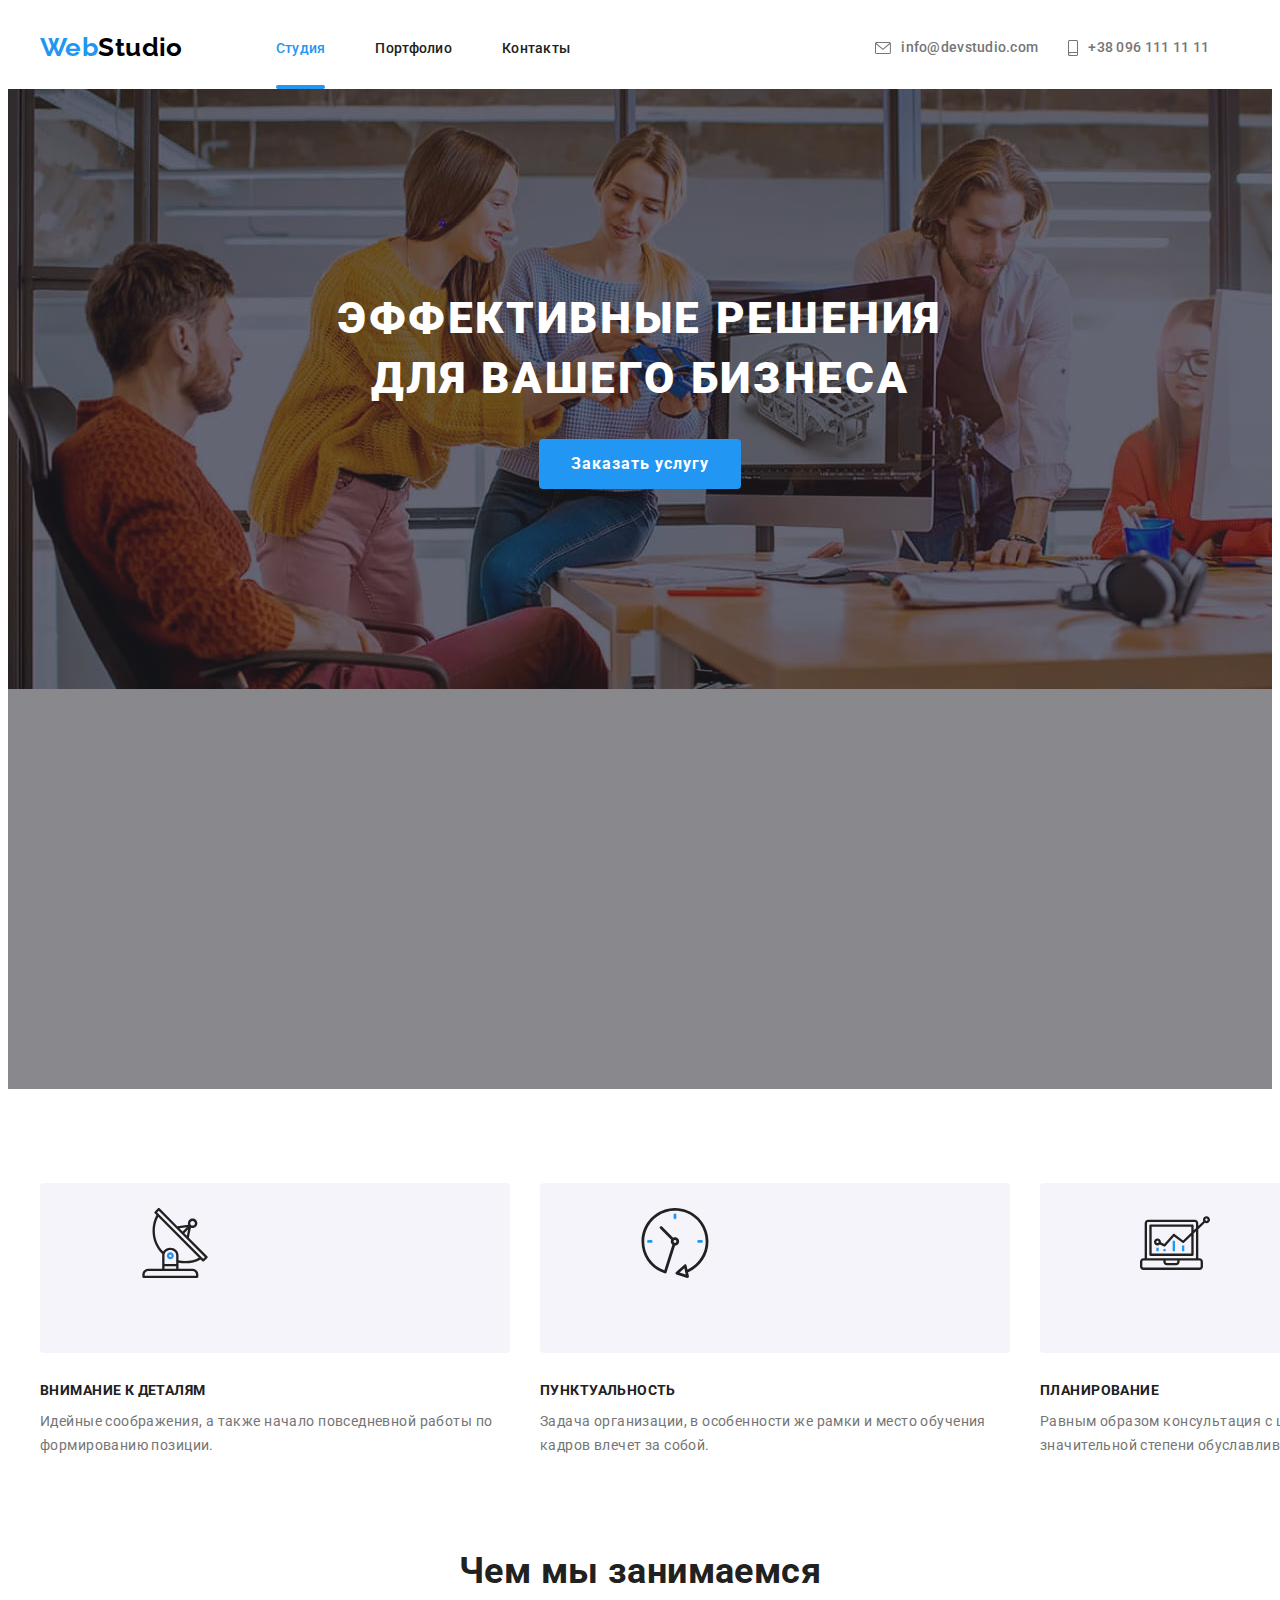
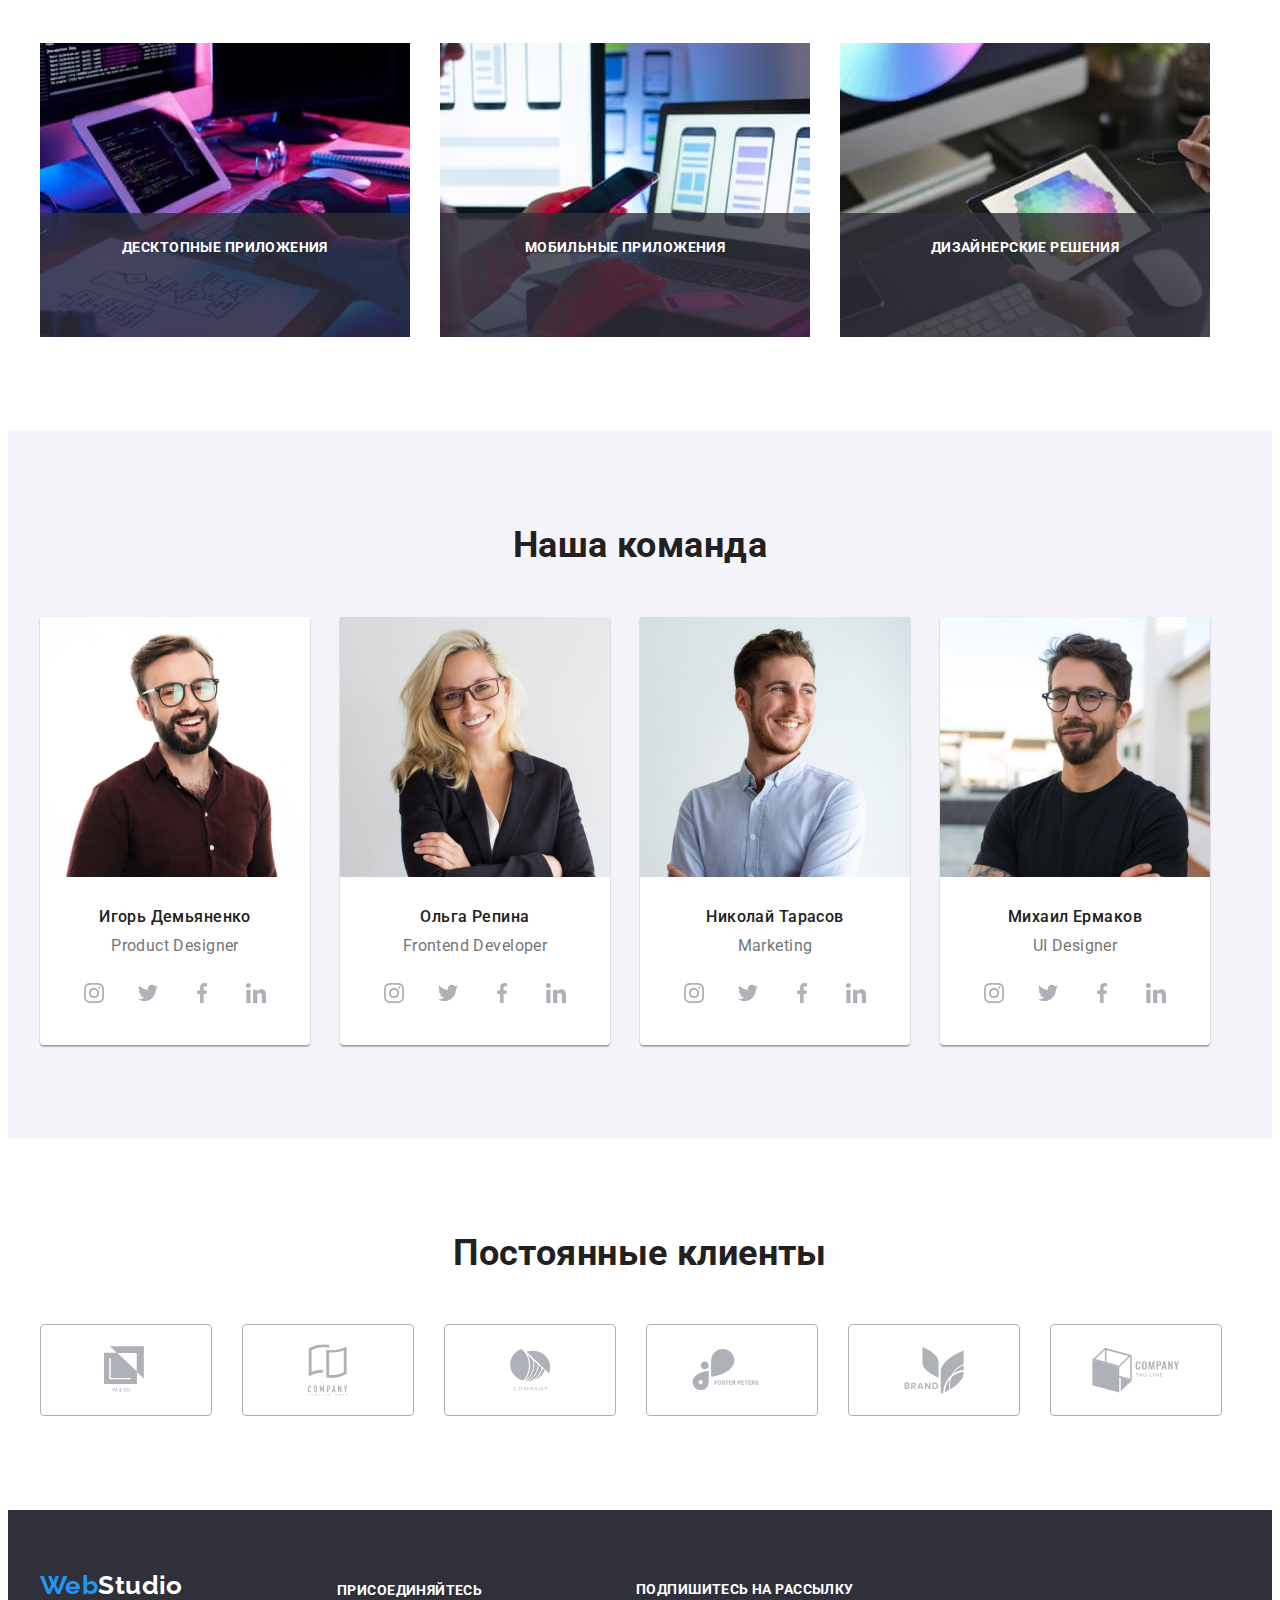
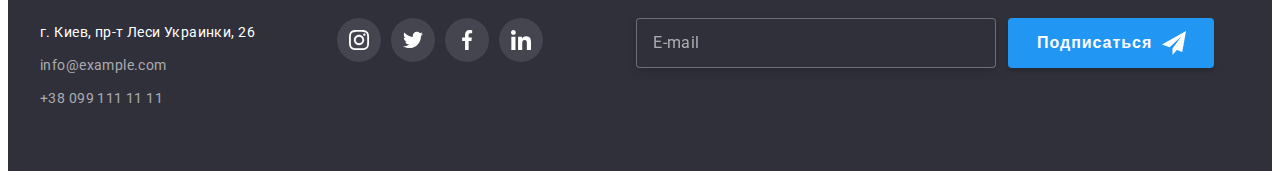
<file: index.html>
<!DOCTYPE html>
<html lang="ru">
<head>
    <link rel="stylesheet" href="https://cdnjs.cloudflare.com/ajax/libs/modern-normalize/1.0.0/modern-normalize.min.css"
      integrity="sha512-ISS7cAi1PEhQ8jnbJpJZMd29NlhNj4AWYyLOSp2CE/CsHxTCu+r+t0D2yoJudVrd0/8fTVPUVDzY5Tvli75u/g=="
      crossorigin="anonymous" />
    <meta charset="UTF-8">
    <meta name="viewport" content="width=device-width, initial-scale=1.0">
    <title>Документ</title>
    <link rel="preconnect" href="https://fonts.gstatic.com">
    <link rel="preconnect" href="https://fonts.gstatic.com">
    <link rel="preconnect" href="https://fonts.gstatic.com">
    <link href="https://fonts.googleapis.com/css2?family=Raleway:wght@700&family=Roboto:wght@400;500;700;900&display=swap"
      rel="stylesheet">
    <link rel="stylesheet" href="./css/main.min.css">
  </head>
<body>
   <header class="header">
    <div class="container">
    <nav class="nav">
      <a class="logo" href="./index.html"><span class="logo-part-one">Web</span><span class="logo-part-two difference">Studio</span></a>
      <ul class="site-nav">
            <li class="item"><a class="nav-link current" href="./index.html">Студия</a></li>
            <div class="current-page-line"></div>
            <li class="item"><a class="nav-link" href="./portfolio.html">Портфолио</a></li>
            <li class="item"><a class="nav-link" href="">Контакты</a></li>
        </ul>
        </nav>
        <ul class="adress-container">
            <li class="adress"><a class="adress difference" href="mailto:info@devstudio.com"><svg class="icon-envelope" width="16" height="12"><use href="./images/icons.svg#icon-envelope"></use></svg>info@devstudio.com</a></li>
            <li class="adress"><a class="adress difference" href="tel:+380991111111"><svg class="icon-smartphone" width="10" height="16">
              <use href="./images/icons.svg#icon-smartphone"></use>
            </svg>+38 096 111 11 11</a></li>
        </ul>
        </div>
   </header> 
   <!-- Hero -->
   <main>
       <section class="hero">
        <div class="container">
           <h1 class="hero-title">Эффективные решения для вашего бизнеса</h1>
   <!-- button --> 
           <button class="hero-button" data-modal-open>Заказать услугу</button>
       </div>
          </section>
   <!-- Advantages -->
        <section class="advantages">
          <div class="container">
            <h2 class="visually-hidden"></h2>
               <ul class="advantages-section">
                   <li class="advantages-item">
                     <div class="advantages-icons"><svg width="70" height="70"><use href="./images/icons.svg#icon-antenna"></use></svg></div>
                    <h3 class="advantages-title">Внимание к деталям</h3>
                      <p class="advantages-text">
                        Идейные соображения, а также начало повседневной работы по формированию позиции.
                      </p>
                   </li>
                   <li class="advantages-item">
                    <div class="advantages-icons"><svg width="70" height="70">
                        <use href="./images/icons.svg#icon-clock"></use>
                      </svg></div>
                    <h3 class="advantages-title">Пунктуальность</h3>
                      <p class="advantages-text">
                        Задача организации, в особенности же рамки и место обучения кадров влечет за собой.                      
                      </p>
                   </li>
                    <li class="advantages-item">
                      <div class="advantages-icons"><svg width="70" height="70">
                          <use href="./images/icons.svg#icon-diagram"></use>
                        </svg></div>
                      <h3 class="advantages-title">Планирование</h3>
                        <p class="advantages-text">
                         Равным образом консультация с широким активом в значительной степени обуславливает.
                        </p>
                    </li>
                    <li class="advantages-item">
                      <div class="advantages-icons"><svg width="70" height="70">
                          <use href="./images/icons.svg#icon-astronaut"></use>
                        </svg></div>
                      <h3 class="advantages-title">Современные технологии</h3>
                        <p class="advantages-text">
                          Значимость этих проблем настолько очевидна, что реализация плановых заданий.
                        </p>
                    </li>
               </ul>
              </div>
        </section>
  <!-- What we do -->
        <section class="features">
          <div class="container">
            <h2 class="features-title">Чем мы занимаемся</h2>
             <ul class="features-list">
                 <li class="features-photos">
                     <a href="">
                     <div class="features-overlay">
                     <img src="images/img.jpg"
                     alt="laptop on the desk" width="370"/>
                    <p class="features-info">Десктопные приложения</p>
                    </div>
                    </a>
                 </li>
                 <li class="features-photos">
                     <a href="">
                      <div class="features-overlay">
                     <img src="images/img-2.jpg"
                     alt="a mobile phone in hand" width="370"/>
                    <p class="features-info">Мобильные приложения</p>
                    </div>
                    </a>
                
                 </li>
                 <li class="features-photos">
                     <a href="">
                      <div class="features-overlay">
                     <img src="images/img-3.jpg"
                    alt="a tablet in hand" width="370"/>
                    <p class="features-info">Дизайнерские решения</p>
                    </div>
                    </a>
                 </li>
             </ul>
            </div>
        </section>
 <!-- Our team -->
        <section class="team">
          <div class="container">
            <h2 class="team-title">Наша команда</h2>
              <ul class="team-list">
                  <li class="team-photos">
                    <a href=""><img src="images/img-4.jpg" alt="фото Игоря Демьяненко" width="270"/></a>
                       <div class="caption"><h3 class="team-names">Игорь Демьяненко</h3>
                       <p class="position">Product Designer</p>
                         <ul class="social-list">
                         <li class="social-items"><a class="social-links" href=""><svg class="icon-size"><use href="./images/icons.svg#icon-instagram"></use></svg></a></li>
                        <li class="social-items"><a class="social-links" href=""><svg class="icon-size"><use href="./images/icons.svg#icon-twitter"></use></svg></a></li>
                          <li class="social-items"><a class="social-links" href=""><svg class="icon-size"><use href="./images/icons.svg#icon-facebook"></use></svg></a></li>
                            <li class="social-items"><a class="social-links" href=""><svg class="icon-size"><use href="./images/icons.svg#icon-linkedin"></use></svg></a></li>
                         </ul>
                        </div>
                  </li>
                  <li class="team-photos">
                    <a href="">
                        <img src="images/img-5.jpg"
                       alt="фото Ольги Репиной" width="270"/>
                    </a>
                    <div class="caption">
                       <h3 class="team-names">Ольга Репина</h3>
                       <p class="position">Frontend Developer</p>
                      <ul class="social-list">
                        <li class="social-items"><a class="social-links" href=""><svg class="icon-size">
                              <use href="./images/icons.svg#icon-instagram"></use>
                            </svg></a></li>
                        <li class="social-items"><a class="social-links" href=""><svg class="icon-size">
                              <use href="./images/icons.svg#icon-twitter"></use>
                            </svg></a></li>
                        <li class="social-items"><a class="social-links" href=""><svg class="icon-size">
                              <use href="./images/icons.svg#icon-facebook"></use>
                            </svg></a></li>
                        <li class="social-items"><a class="social-links" href=""><svg class="icon-size">
                              <use href="./images/icons.svg#icon-linkedin"></use>
                            </svg></a></li>
                      </ul>
                      </div>
                  </li>
                  <li class="team-photos">
                    <a href="">
                        <img src="images/img-6.jpg"
                        alt="фото Николая Тарасова" width="270"/>
                     </a>
                     <div class="caption">
                       <h3 class="team-names">Николай Тарасов</h3>
                       <p class="position">Marketing</p>
                      <ul class="social-list">
                        <li class="social-items"><a class="social-links" href=""><svg class="icon-size">
                              <use href="./images/icons.svg#icon-instagram"></use>
                            </svg></a></li>
                        <li class="social-items"><a class="social-links" href=""><svg class="icon-size">
                              <use href="./images/icons.svg#icon-twitter"></use>
                            </svg></a></li>
                        <li class="social-items"><a class="social-links" href=""><svg class="icon-size">
                              <use href="./images/icons.svg#icon-facebook"></use>
                            </svg></a></li>
                        <li class="social-items"><a class="social-links" href=""><svg class="icon-size">
                              <use href="./images/icons.svg#icon-linkedin"></use>
                            </svg></a></li>
                      </ul>
                      </div>
                  </li>
                  <li class="team-photos">
                    <a href="">
                        <img src="images/img-7.jpg"
                        alt="фото Михаила Ермакова" width="270"/>
                    </a>
                    <div class="caption">
                        <h3 class="team-names">Михаил Ермаков</h3>
                        <p class="position">UI Designer</p>
                        <ul class="social-list">
                          <li class="social-items"><a class="social-links" href=""><svg class="icon-size">
                                <use href="./images/icons.svg#icon-instagram"></use>
                              </svg></a></li>
                          <li class="social-items"><a class="social-links" href=""><svg class="icon-size">
                                <use href="./images/icons.svg#icon-twitter"></use>
                              </svg></a></li>
                          <li class="social-items"><a class="social-links" href=""><svg class="icon-size">
                                <use href="./images/icons.svg#icon-facebook"></use>
                              </svg></a></li>
                          <li class="social-items"><a class="social-links" href=""><svg class="icon-size">
                                <use href="./images/icons.svg#icon-linkedin"></use>
                              </svg></a></li>
                        </ul>
                        </div>
                 </li>
              </ul>
              </div>
        </section>

<!-- clients section -->
<section class="clients-section">
  <div class="container">
    <h2 class="clients-section-title">Постоянные клиенты</h2>
    <ul class="clients-section-list">
      <li class="clients-section-item"><a class="logo-link" href="#"><svg width="44" height="49" class="logos"><use href="./images/icons.svg#icon-logo-1"></use></svg></a></li>
      <li class="clients-section-item"><a class="logo-link" href="#"><svg width="40" height="52" class="logos"><use href="./images/icons.svg#icon-logo-2"></use></svg></a></li>
      <li class="clients-section-item"><a class="logo-link" href="#"><svg width="41" height="42" class="logos"><use href="./images/icons.svg#icon-logo-3"></use></svg></a></li>
      <li class="clients-section-item"><a class="logo-link" href="#"><svg width="80" height="42" class="logos"><use href="./images/icons.svg#icon-logo-4"></use></svg></a></li>
      <li class="clients-section-item"><a class="logo-link" href="#"><svg width="60" height="47" class="logos"><use href="./images/icons.svg#icon-logo-5"></use></svg></a></li>
      <li class="clients-section-item"><a class="logo-link" href="#"><svg width="88" height="45" class="logos"><use href="./images/icons.svg#icon-logo-6"></use></svg></a></li>
    </ul>
  </div>
</section>
   </main>
   <!-- footer -->
   <footer class="footer">
   <div class="container"> 
<div class="footer-set">
<div class="footer-blocks">
    <div class="footer-nav">
       <ul class="footer-list">
          <li><a class="logo-footer" href="./index.html"><span class="logo-part-one-footer">Web</span><span class="logo-part-two-footer difference">Studio</span></a></li>
          <li><address class="adress-footer">г. Киев, пр-т Леси Украинки, 26</address></li>
          <li class="adress-bottom"><a class="contacts-footer difference" href="mailto:info@example.com">info@example.com</a></li>
          <li class="adress-bottom"><a class="contacts-footer difference" href="tel:+380991111111">+38 099 111 11 11</a></li>
     </ul>
    </div>
    <div class="footer-join">
      <p class="join">присоединяйтесь</p>
      <ul class="footer-links-list">
        <li class="footer-items"><a class="social-link" href=""><svg class="icons-size">
              <use href="./images/icons.svg#icon-instagram"></use>
            </svg></a></li>
        <li class="footer-items"><a class="social-link" href=""><svg class="icons-size">
              <use href="./images/icons.svg#icon-twitter"></use>
            </svg></a></li>
        <li class="footer-items"><a class="social-link" href=""><svg class="icons-size">
              <use href="./images/icons.svg#icon-facebook"></use>
            </svg></a></li>
        <li class="footer-items"><a class="social-link" href=""><svg class="icons-size">
              <use href="./images/icons.svg#icon-linkedin"></use>
            </svg></a></li>
      </ul>
    </div>
</div>
  <div class="form-field-footer">
    <p class="subscribe">Подпишитесь на рассылку</p>
    <ul class="form-button-footer">
        <li><input type="email" name="email" id="user_email-footer" placeholder="E-mail" /></li>
        <li><button class="submit-button-footer" type="submit">Подписаться<svg width="24" height="24" class="footer-subscribe-icon">
          <use href="./images/icons.svg#icon-icon-send"></use>
        </svg></button></li>
    </ul>
  </div>
  </div>
    </div>
   </footer>
<!-- modal window -->
<div class="backdrop is-hidden" data-modal>
  <div class="modal">
    <button class="modal-button" data-modal-close><svg class="modal-close" width="11" height="11">
      <use href="./images/icons.svg#icon-close"></use>
    </svg></button>
    <h2 class="modal-title">Оставьте свои данные, мы вам перезвоним</h2>
    <form name="signup_form" autocomplete="off" novalidate>
      
      <div class="form-field">
        <label for="user_name">Имя</label>
        <div class="input-field"><input type="name" name="name" id="user_name" class="form-field-input" />
        <svg class="input-field-icon" width="18" height="18">
        <use href="./images/icons.svg#icon-person-black"></use>
      </svg></div>
      </div>


      <div class="form-field">
        <label for="user-phone">Телефон</label>
        <div class="input-field"><input type="tel" name="tel" id="user-phone" class="form-field-input" /><svg class="input-field-icon" width="18" height="18">
          <use href="./images/icons.svg#icon-phone-black"></use>
        </svg></div>
      </div>

      <div class="form-field">
        <label for="user_email">Почта</label>
        <div class="input-field">
          <input type="email" name="email" id="user_email" class="form-field-input" />
          <svg class="input-field-icon" width="18" height="18">
<use href="./images/icons.svg#icon-email-black"></use></svg>
        </div>
      </div>

      <div class="form-field">
        <label for="comment">Комментарий</label>
        <textarea type="comment" name="comment" id="comment" rows="7" class="form-field-input" placeholder="Введите текст"></textarea>
      </div>
<div class="policy-line">
  <label class="policy-label">
    <input type="checkbox" name="policy" class="old-checkbox visually-hidden" />
    <div class="checkbox"></div>
    <div class="policy-text">Соглашаюсь с рассылкой и принимаю <a class="policy-link" href="">Условия договора</a></div>
  </label>
</div>

      <button class="submit-button" type="submit">Отправить</button>
    </form>
  </div>
</div>
<script src="./js/modal.js"></script>
</body>
</html>
</file>
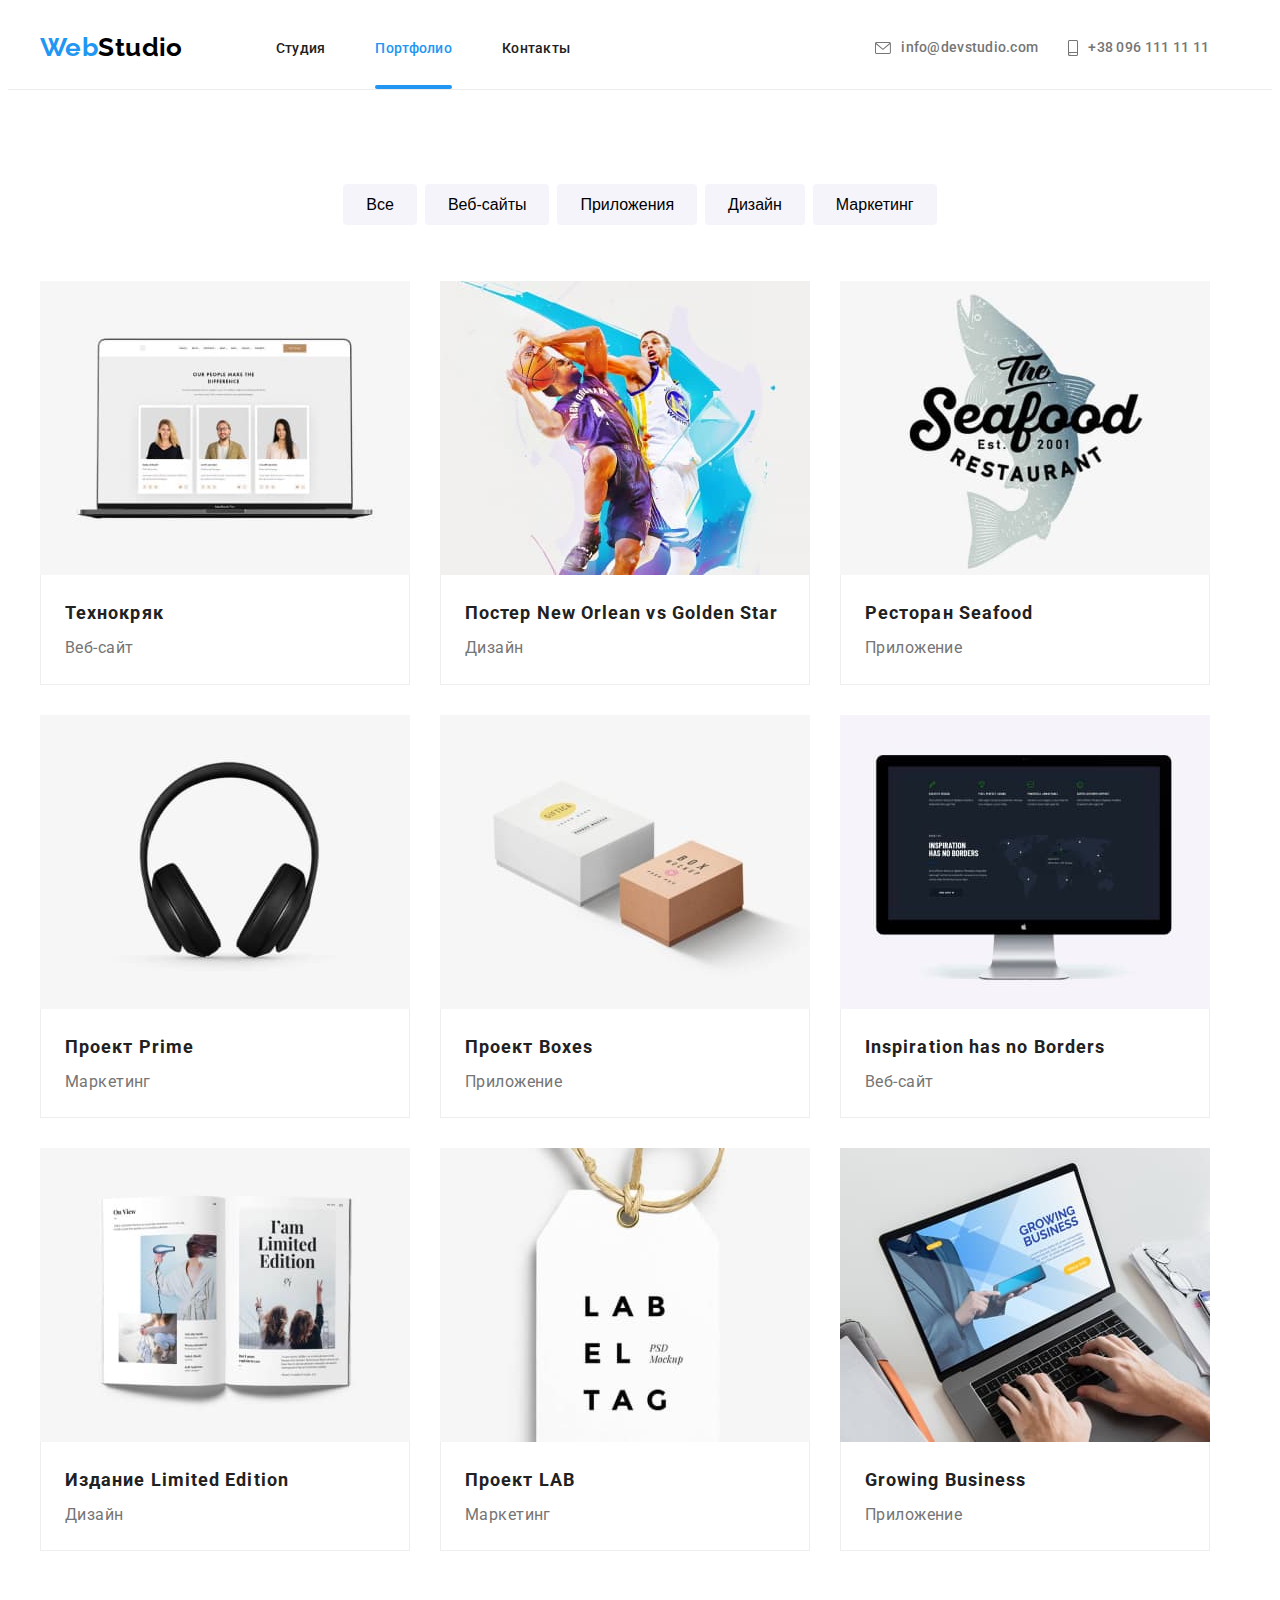
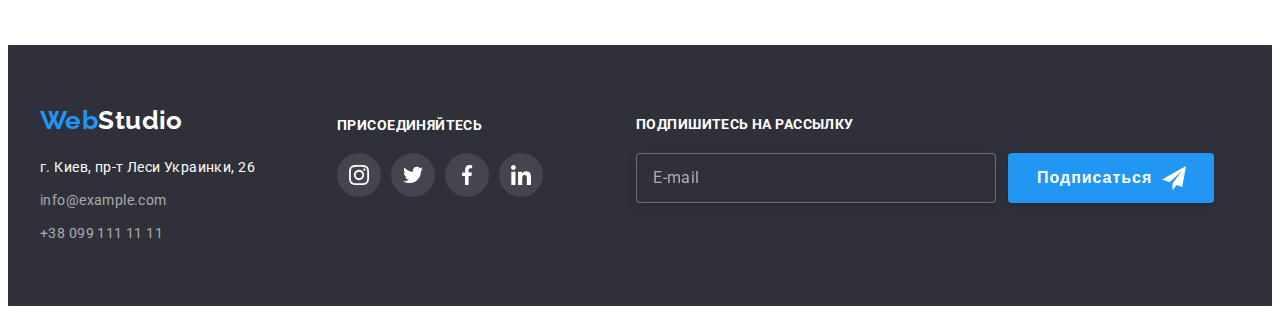
<file: portfolio.html>
<!DOCTYPE html>
<html lang="ru">

<head>
    <link rel="stylesheet" href="https://cdnjs.cloudflare.com/ajax/libs/modern-normalize/1.0.0/modern-normalize.min.css"
        integrity="sha512-ISS7cAi1PEhQ8jnbJpJZMd29NlhNj4AWYyLOSp2CE/CsHxTCu+r+t0D2yoJudVrd0/8fTVPUVDzY5Tvli75u/g=="
        crossorigin="anonymous" />
    <meta charset="UTF-8">
    <meta name="viewport" content="width=device-width, initial-scale=1.0">
    <title>Портфолио</title>
    <link rel="preconnect" href="https://fonts.gstatic.com">
    <link href="https://fonts.googleapis.com/css2?family=Raleway:wght@700&family=Roboto:wght@400;500;700;900&display=swap"
    rel="stylesheet">
    <link rel="stylesheet" href="./css/main.min.css">
</head>
<body>
<header class="header header-portfolio">
    <div class="container">
    <nav class="nav">
        <a class="logo" href="./index.html"><span class="logo-part-one">Web</span><span
                class="logo-part-two difference">Studio</span></a>
        <ul class="site-nav">
            <li class="item"><a class="nav-link" href="./index.html">Студия</a></li>
            <li class="item"><a class="nav-link current" href="./portfolio.html">Портфолио</a></li>
            <li class="item"><a class="nav-link" href="">Контакты</a></li>
        </ul>
    </nav>
    <ul class="adress-container">
        <li class="adress"><a class="adress difference" href="mailto:info@devstudio.com"><svg class="icon-envelope" width="16"
                    height="12">
                    <use href="./images/icons.svg#icon-envelope"></use>
                </svg>info@devstudio.com</a></li>
        <li class="adress"><a class="adress difference" href="tel:+380991111111"><svg class="icon-smartphone" width="10"
                    height="16">
                    <use href="./images/icons.svg#icon-smartphone"></use>
                </svg>+38 096 111 11 11</a></li>
    </ul>
    </div>
</header>
<main>
    <section class="portfolio">
        <div class="container">
        <h1 class="visually-hidden"></h1>
        <div class="buttons-container">
          <ul class="buttons">
            <li class="item"><button type="button" class="button-portfolio">Все</button></li>
            <li class="item"><button type="button" class="button-portfolio">Веб-сайты</button></li>
            <li class="item"><button type="button" class="button-portfolio">Приложения</button></li>
            <li class="item"><button type="button" class="button-portfolio">Дизайн</button></li>
            <li class="item"><button type="button" class="button-portfolio">Маркетинг</button></li>
           </ul>
        </div>
            <ul class="portfolio-photos">
                <li class="portfolio-list">
                    <a class="portfolio-link" href=""> 
                    <div class="portfolio-info">
                    <img src="images/img-8.jpg" alt="фото макбука" width="370" />
                    <div class="portfolio-overlay"><p>Технокряк это современная площадка распространения коронавируса. Компании используют эту платформу для цифрового
                    шпионажа и атак на защищённые сервера конкурентов.</p></div>
                    </div>
                    <div class="fortfolio-set">
                    <h3 class="portfolio-title">Технокряк</h3>
                    <p class="portfolio-text">Веб-сайт</p>
                    </div>
                    </a>
                </li>
                <li class="portfolio-list">
                    <a class="portfolio-link" href="">
                        <div class="portfolio-info">
                    <img src="images/img-9.jpg" alt="фото двух спортсменов" width="370" />
                <div class="portfolio-overlay">
                    <p>Технокряк это современная площадка распространения коронавируса. Компании используют эту платформу для цифрового
                        шпионажа и атак на защищённые сервера конкурентов.</p></div>
                </div>
                    <div class="fortfolio-set">
                      <h3 class="portfolio-title">Постер New Orlean vs Golden Star</h3>
                      <p class="portfolio-text">Дизайн</p>
                    </div>
                    </a>
                </li>
                <li class="portfolio-list">
                    <a class="portfolio-link" href="">
                    <div class="portfolio-info">
                    <img src="images/img-10.jpg" alt="постер ресторана Seafood" width="370" />
                    <div class="portfolio-overlay">
                    <p>Технокряк это современная площадка распространения коронавируса. Компании используют эту платформу для цифрового
                            шпионажа и атак на защищённые сервера конкурентов.</p></div>
                    </div>
                    <div class="fortfolio-set">
                    <h3 class="portfolio-title">Ресторан Seafood</h3>
                    <p class="portfolio-text">Приложение</p>
                </div>
                </a>
                </li>
                <li class="portfolio-list">
                    <a class="portfolio-link" href="">
                    <div class="portfolio-info">
                    <img src="images/img-11.jpg" alt="фото наушников" width="370" />
                    <div class="portfolio-overlay">
                    <p>Технокряк это современная площадка распространения коронавируса. Компании используют эту платформу для цифрового шпионажа и атак на защищённые сервера конкурентов.</p></div>
                    </div>
                    <div class="fortfolio-set">
                    <h3 class="portfolio-title">Проект Prime</h3>
                    <p class="portfolio-text">Маркетинг</p>
                    </div>
                    </a>
                </li>
                <li class="portfolio-list">
                    <a class="portfolio-link" href="">
                    <div class="portfolio-info">
                    <img src="images/img-12.jpg" alt="фото коробок" width="370" />
                    <div class="portfolio-overlay"><p>Технокряк это современная площадка распространения коронавируса. Компании используют эту платформу для цифрового
                    шпионажа и атак на защищённые сервера конкурентов.</p></div>
                    </div>
                    <div class="fortfolio-set">
                    <h3 class="portfolio-title">Проект Boxes</h3>
                    <p class="portfolio-text">Приложение</p>
                    </div>
                    </a>
                </li>
                <li class="portfolio-list">
                    <a class="portfolio-link" href="">
                    <div class="portfolio-info">
                    <img src="images/img-13.jpg" alt="фото монитора" width="370" />
                    <div class="portfolio-overlay"><p>Технокряк это современная площадка распространения коронавируса. Компании используют эту платформу для цифрового
                    шпионажа и атак на защищённые сервера конкурентов.</p></div>
                    </div>
                    <div class="fortfolio-set">
                    <h3 class="portfolio-title">Inspiration has no Borders</h3>
                    <p class="portfolio-text">Веб-сайт</p>
                </div>
                </a>
                </li>
                <li class="portfolio-list">
                    <a class="portfolio-link" href="">
                    <div class="portfolio-info">
                    <img src="images/img-14.jpg" alt="фото разворота журнала" width="370" />
                    <div class="portfolio-overlay"><p>Технокряк это современная площадка распространения коронавируса. Компании используют эту платформу для цифрового
                    шпионажа и атак на защищённые сервера конкурентов.</p></div>
                    </div>
                    <div class="fortfolio-set">
                    <h3 class="portfolio-title">Издание Limited Edition</h3>
                    <p class="portfolio-text">Дизайн</p>
                    </div>
                    </a>
                </li>
                <li class="portfolio-list">
                    <a class="portfolio-link" href="">
                    <div class="portfolio-info">
                    <img src="images/img-15.jpg" alt="фото белого тега" width="370" />
                    <div class="portfolio-overlay"><p>Технокряк это современная площадка распространения коронавируса. Компании используют эту платформу для цифрового
                    шпионажа и атак на защищённые сервера конкурентов.</p></div>
                    </div>
                    <div class="fortfolio-set">
                    <h3 class="portfolio-title">Проект LAB</h3>
                    <p class="portfolio-text">Маркетинг</p>
                    </div>
                    </a>
                </li>
                <li class="portfolio-list">
                    <a class="portfolio-link" href="">
                    <div class="portfolio-info">                
                    <img src="images/img-16.jpg" alt="фото рук печатающих на ноутбуке" width="370" />
                    <div class="portfolio-overlay"><p>Технокряк это современная площадка распространения коронавируса. Компании используют эту платформу для цифрового
                    шпионажа и атак на защищённые сервера конкурентов.</p></div>
                    </div>
                    <div class="fortfolio-set">
                    <h3 class="portfolio-title">Growing Business</h3>
                    <p class="portfolio-text">Приложение</p>
                    </div>
                    </a>
                </li>
            </ul>
            </div>
        </section>
</main>
<footer class="footer">
    <div class="container">
<div class="footer-set">
        <div class="footer-blocks">
            <div class="footer-nav">
                <ul class="footer-list">
                    <li><a class="logo-footer" href="./index.html"><span class="logo-part-one-footer">Web</span><span
                                class="logo-part-two-footer difference">Studio</span></a></li>
                    <li>
                        <address class="adress-footer">г. Киев, пр-т Леси Украинки, 26</address>
                    </li>
                    <!-- <ul class="footer-list">    -->
                    <li class="adress-bottom"><a class="contacts-footer difference"
                            href="mailto:info@example.com">info@example.com</a></li>
                    <li class="adress-bottom"><a class="contacts-footer difference" href="tel:+380991111111">+38 099 111
                            11 11</a></li>
                </ul>
            </div>

            <div class="footer-join">
                <p class="join">присоединяйтесь</p>
                <ul class="footer-links-list">
                    <li class="footer-items"><a class="social-link" href=""><svg class="icons-size">
                                <use href="./images/icons.svg#icon-instagram"></use>
                            </svg></a></li>
                    <li class="footer-items"><a class="social-link" href=""><svg class="icons-size">
                                <use href="./images/icons.svg#icon-twitter"></use>
                            </svg></a></li>
                    <li class="footer-items"><a class="social-link" href=""><svg class="icons-size">
                                <use href="./images/icons.svg#icon-facebook"></use>
                            </svg></a></li>
                    <li class="footer-items"><a class="social-link" href=""><svg class="icons-size">
                                <use href="./images/icons.svg#icon-linkedin"></use>
                            </svg></a></li>
                </ul>
            </div>
        </div>

<div class="form-field-footer">
    <p class="subscribe">Подпишитесь на рассылку</p>
    <ul class="form-button-footer">
        <li><input type="email" name="email" id="user_email-footer" placeholder="E-mail" /></li>
        <li><button class="submit-button-footer" type="submit">Подписаться<svg width="24" height="24"
                    class="footer-subscribe-icon">
                    <use href="./images/icons.svg#icon-icon-send"></use>
                </svg></button></li>
    </ul>
</div>


</div>
    </div>
</footer>
</body>
</html>
</file>
<file: css/main.min.css>
a {
  text-decoration: none;
  color: inherit;
}
ul {
  list-style: none;
  margin: 0px;
  padding: 0px;
}
body {
  font-family: "Roboto", sans-serif;
  font-weight: 400;
  font-size: 14px;
  letter-spacing: 0.03em;
  background-color: #fff;
  color: #212121;
}
img {
  display: block;
  max-width: 100%;
  height: auto;
}
textarea {
  resize: none;
}
.container {
  width: 1200px;
  margin-left: auto;
  margin-right: auto;
  padding-left: 15px;
  padding-right: 15px;
}
.header > .container {
  display: -webkit-box;
  display: -ms-flexbox;
  display: flex;
  -webkit-box-align: center;
  -ms-flex-align: center;
  align-items: center;
}
.logo {
  margin: 24px 93px 25px 0px;
  border: 0px;
}
.logo-part-one,
.logo-part-one-footer,
.logo-part-two {
  font-family: "Raleway", sans-serif;
  font-weight: 700;
  font-size: 26px;
  line-height: 1.19;
  color: #2196f3;
}
.logo-part-two.difference {
  color: #000;
}
.nav {
  display: inline-block;
  display: -webkit-box;
  display: -ms-flexbox;
  display: flex;
  padding: 0px;
}
.site-nav {
  display: inline-block;
  display: -webkit-box;
  display: -ms-flexbox;
  display: flex;
  margin: 32px 305px 32px 0px;
  padding: 0px;
  border: 0px;
}
.site-nav > .item:not(:last-child) {
  margin-right: 50px;
}
.adress-container {
  display: -webkit-box;
  display: -ms-flexbox;
  display: flex;
  -webkit-box-pack: center;
  -ms-flex-pack: center;
  justify-content: center;
  -webkit-box-align: center;
  -ms-flex-align: center;
  align-items: center;
  margin: 32px 0px 32px 0px;
  padding: 0px;
}
.icon-envelope,
.icon-smartphone {
  margin: 0px 10px 0px 0px;
  fill: currentColor;
}
.adress {
  display: -webkit-box;
  display: -ms-flexbox;
  display: flex;
  -webkit-box-align: center;
  -ms-flex-align: center;
  align-items: center;
}
.adress-container > .adress:not(:last-child) {
  margin-right: 30px;
  padding: 0px;
}
.nav-link,
.adress {
  font-weight: 500;
  line-height: 1.14;
  letter-spacing: 0.02em;
  color: #212121;
  -webkit-transition-property: color;
  transition-property: color;
  -webkit-transition: color 250ms cubic-bezier(0.4, 0, 0.2, 1);
  transition: color 250ms cubic-bezier(0.4, 0, 0.2, 1);
}
.nav-link:hover,
.nav-link:focus {
  color: #2196f3;
}
.adress.difference {
  color: #757575;
}
.adress:hover,
.adress:focus {
  color: #2196f3;
}
.nav-link {
  position: relative;
}
.nav-link.current {
  color: #2196f3;
}
.nav-link.current::after {
  content: "";
  display: block;
  position: absolute;
  padding: 0;
  margin-top: 28.5px;
  width: 100%;
  height: 4px;
  background-color: #2196f3;
  border-radius: 2px;
}
.hero {
  padding-top: 200px;
  padding-bottom: 200px;
  max-width: 1600px;
  height: 600px;
  margin-left: auto;
  margin-right: auto;
  background-color: #c4c4c4;
  background-image: -webkit-gradient(
      linear,
      left top,
      right top,
      from(rgba(47, 48, 58, 0.4)),
      to(rgba(47, 48, 58, 0.4))
    ),
    url(../images/hero.jpg);
  background-image: linear-gradient(
      to right,
      rgba(47, 48, 58, 0.4),
      rgba(47, 48, 58, 0.4)
    ),
    url(../images/hero.jpg);
  background-repeat: no-repeat;
  background-position: cover;
}
.hero-title {
  margin-top: 0px;
  margin-bottom: 30px;
  margin-left: 250px;
  margin-right: 250px;
  font-weight: 900;
  font-size: 44px;
  line-height: 1.36;
  text-align: center;
  letter-spacing: 0.06em;
  text-transform: uppercase;
  color: #fff;
}
.hero-button {
  display: inline-block;
  display: -webkit-box;
  display: -ms-flexbox;
  display: flex;
  padding: 10px 32px;
  border: none;
  border-radius: 4px;
  margin-left: auto;
  margin-right: auto;
  margin-top: 0px;
  font: inherit;
  cursor: pointer;
  font-weight: 700;
  font-size: 16px;
  line-height: 1.88;
  -webkit-box-align: center;
  -ms-flex-align: center;
  align-items: center;
  text-align: center;
  letter-spacing: 0.06em;
  color: #fff;
  background-color: #2196f3;
}
.advantages {
  padding: 94px 0px 94px;
}
.visually-hidden {
  position: absolute;
  clip: rect 0 0 0 0;
  width: 1px;
  height: 1px;
  margin: -1px;
}
.advantages-section {
  display: inline-block;
  display: -webkit-box;
  display: -ms-flexbox;
  display: flex;
  padding: 0px;
}
.advantages-section > .advantages-item:not(:last-child) {
  margin-right: 30px;
}
.advantages-icons {
  display: inline-block;
  width: 270px;
  height: 120px;
  background-color: #f5f4fa;
  margin-bottom: 30px;
  padding: 25px 100px;
  border-radius: 4px;
}
.advantages-title {
  padding: 0px;
  margin-top: 0px;
  margin-bottom: 10px;
  font-weight: 700;
  font-size: 14px;
  line-height: 1.14;
  text-transform: uppercase;
}
.advantages-text {
  padding: 0px;
  margin-top: 0px;
  margin-bottom: 0px;
  line-height: 1.72;
  color: #757575;
}
.features {
  padding-bottom: 94px;
}
.features-title {
  margin: 0px 0px 50px;
}
.features-list {
  display: inline-block;
  display: -webkit-box;
  display: -ms-flexbox;
  display: flex;
  margin-left: 0px;
  margin-right: 0px;
  padding-bottom: 0px;
}
.features-list > .features-photos:not(:last-child) {
  margin-right: 30px;
}
.features-title,
.team-title,
.clients-section-title {
  font-weight: 700;
  font-size: 36px;
  line-height: 1.16;
  text-align: center;
}
.features-overlay {
  position: relative;
}
.features-overlay > .features-info {
  position: absolute;
  width: 100%;
  height: 70px;
  bottom: 0;
  left: 0;
  background-color: rgba(47, 48, 58, 0.8);
}
.features-info {
  margin: 0;
  padding-top: 27px;
  padding-bottom: 27px;
  -webkit-box-align: center;
  -ms-flex-align: center;
  align-items: center;
  text-align: center;
  font-weight: bold;
  line-height: 1.14;
  text-transform: uppercase;
  color: #fff;
}
.team {
  padding-top: 94px;
  padding-bottom: 94px;
  background-color: #f5f4fa;
}
.team-title {
  margin-top: 0px;
  margin-bottom: 50px;
}
.team-list {
  display: inline-block;
  display: -webkit-box;
  display: -ms-flexbox;
  display: flex;
}
.team-photos {
  -webkit-box-shadow: 0px 1px 3px rgba(0, 0, 0, 0.12),
    0px 1px 1px rgba(0, 0, 0, 0.14), 0px 2px 1px rgba(0, 0, 0, 0.2);
  box-shadow: 0px 1px 3px rgba(0, 0, 0, 0.12), 0px 1px 1px rgba(0, 0, 0, 0.14),
    0px 2px 1px rgba(0, 0, 0, 0.2);
  border-radius: 0px 0px 4px 4px;
}
.caption {
  width: 270px;
  background-color: #fff;
  margin: 0px;
  padding-top: 30px;
  padding-bottom: 30px;
  border: none;
  border-radius: 0px 0px 4px 4px;
}
.team-list > .team-photos:not(:first-child) {
  margin-left: 30px;
}
.team-names {
  text-align: center;
  margin: 0px 0px 10px 0px;
  font-weight: 500;
  font-size: 16px;
  line-height: 1.19;
}
.position {
  margin: 0px;
  font-size: 16px;
  line-height: 1.19;
  text-align: center;
  color: #757575;
}
.social-list {
  display: -webkit-box;
  display: -ms-flexbox;
  display: flex;
  -webkit-box-pack: center;
  -ms-flex-pack: center;
  justify-content: center;
  -webkit-box-align: center;
  -ms-flex-align: center;
  align-items: center;
  margin: 16px 32px 0px;
}
.social-list > .social-items:not(:last-child) {
  margin-right: 10px;
}
.social-links {
  display: -webkit-inline-box;
  display: -ms-inline-flexbox;
  display: inline-flex;
  -webkit-box-pack: center;
  -ms-flex-pack: center;
  justify-content: center;
  -webkit-box-align: center;
  -ms-flex-align: center;
  align-items: center;
  width: 44px;
  height: 44px;
  border-radius: 50%;
  color: #afb1b8;
  -webkit-transition-property: color, background-color;
  transition-property: color, background-color;
  -webkit-transition: color 250ms cubic-bezier(0.4, 0, 0.2, 1),
    background-color 250ms cubic-bezier(0.4, 0, 0.2, 1);
  transition: color 250ms cubic-bezier(0.4, 0, 0.2, 1),
    background-color 250ms cubic-bezier(0.4, 0, 0.2, 1);
}
.icon-size {
  width: 20px;
  height: 20px;
  fill: currentColor;
}
.social-links:hover,
.social-links:focus {
  background-color: #2196f3;
  color: #fff;
}
.clients-section {
  padding: 94px 0px;
}
.clients-section-title {
  margin: 0px 0px 50px;
}
.clients-section-list {
  display: -webkit-box;
  display: -ms-flexbox;
  display: flex;
}
.clients-section-list > .clients-section-item:not(:last-child) {
  margin-right: 30px;
}
.logo-link {
  display: block;
  display: -webkit-inline-box;
  display: -ms-inline-flexbox;
  display: inline-flex;
  -webkit-box-pack: center;
  -ms-flex-pack: center;
  justify-content: center;
  -webkit-box-align: center;
  -ms-flex-align: center;
  align-items: center;
  width: 170px;
  height: 90px;
  border: 1px solid #afb1b8;
  border-radius: 4px;
  background-color: #fff;
  color: #afb1b8;
  -webkit-transition-property: color, border-color;
  transition-property: color, border-color;
  -webkit-transition: color 250ms cubic-bezier(0.4, 0, 0.2, 1),
    border-color 250ms cubic-bezier(0.4, 0, 0.2, 1);
  transition: color 250ms cubic-bezier(0.4, 0, 0.2, 1),
    border-color 250ms cubic-bezier(0.4, 0, 0.2, 1);
}
.logos {
  fill: currentColor;
}
.clients-section-item > .logo-link:hover,
.clients-section-item > .logo-link:focus {
  border-color: #2196f3;
  color: #2196f3;
}
.footer-set {
  display: -webkit-box;
  display: -ms-flexbox;
  display: flex;
}
.footer-blocks {
  display: -webkit-box;
  display: -ms-flexbox;
  display: flex;
  -webkit-box-align: start;
  -ms-flex-align: start;
  align-items: flex-start;
}
.footer {
  padding-top: 60px;
  padding-bottom: 60px;
  background-color: #2f303a;
}
.logo-footer {
  margin: 60px 0px 0px 0px;
  padding: 0px;
}
.logo-part-one-footer,
.logo-part-two-footer {
  font-family: "Raleway", sans-serif;
  font-weight: 700;
  font-size: 26px;
  line-height: 1.19;
  color: #2196f3;
}
.logo-part-two-footer.difference {
  color: #fff;
}
.footer-nav {
  display: -webkit-box;
  display: -ms-flexbox;
  display: flex;
  padding: 0px;
  margin-right: 0;
}
.footer-list {
  padding: 0px 0px 0px 0px;
}
.adress-footer {
  margin: 20px 0px 9px 0px;
  padding-right: 15px;
}
.adress-footer,
.contacts-footer {
  line-height: 1.71;
  font-style: inherit;
  color: #fff;
}
.adress-bottom {
  margin: 0px 0px 9px 0px;
  padding: 0px;
}
.adress-bottom:last-child {
  margin-bottom: 0px;
}
.contacts-footer.difference {
  color: rgba(255, 255, 255, 0.6);
}
.footer-join {
  display: inline-block;
  margin: 0px 0px 0px 67px;
}
.join {
  display: inline-block;
  display: -webkit-box;
  display: -ms-flexbox;
  display: flex;
  font-family: inherit;
  font-weight: 700;
  line-height: 16px;
  text-transform: uppercase;
  margin: 12px 0px 20px 0px;
  padding: 0px;
  color: #fff;
}
.footer-links-list {
  display: -webkit-box;
  display: -ms-flexbox;
  display: flex;
  -webkit-box-pack: center;
  -ms-flex-pack: center;
  justify-content: center;
}
.footer-links-list > .footer-items:not(:last-child) {
  margin-right: 10px;
}
.social-link {
  display: -webkit-inline-box;
  display: -ms-inline-flexbox;
  display: inline-flex;
  -webkit-box-pack: center;
  -ms-flex-pack: center;
  justify-content: center;
  -webkit-box-align: center;
  -ms-flex-align: center;
  align-items: center;
  width: 44px;
  height: 44px;
  border-radius: 50%;
  background-color: rgba(255, 255, 255, 0.1);
  color: #fff;
  -webkit-transition-property: background-color;
  transition-property: background-color;
  -webkit-transition: 250ms cubic-bezier(0.4, 0, 0.2, 1);
  transition: 250ms cubic-bezier(0.4, 0, 0.2, 1);
}
.icons-size {
  width: 20px;
  height: 20px;
  fill: currentColor;
}
.social-link:hover,
.social-link:focus {
  background-color: #2196f3;
}
.subscribe {
  font-weight: bold;
  font-size: 14px;
  line-height: 1.14;
  text-transform: uppercase;
  color: #fff;
  margin: 12px 0px 20px 93px;
  padding: 0px;
}
.form-button-footer {
  display: -webkit-box;
  display: -ms-flexbox;
  display: flex;
  -webkit-box-pack: end;
  -ms-flex-pack: end;
  justify-content: flex-end;
  padding: 0px;
  margin-left: 93px;
}
.form-button-footer input {
  width: 360px;
  height: 50px;
  outline: none;
  border: 1px solid rgba(255, 255, 255, 0.3);
  -webkit-box-sizing: border-box;
  box-sizing: border-box;
  background-color: #2f303a;
  color: rgba(255, 255, 255, 0.6);
  -webkit-filter: drop-shadow(0px 4px 4px rgba(0, 0, 0, 0.15));
  filter: drop-shadow(0px 4px 4px rgba(0, 0, 0, 0.15));
  border-radius: 4px;
  padding-left: 16px;
}
.form-button-footer input::-webkit-input-placeholder {
  font-family: Roboto;
  font-weight: normal;
  font-size: 16px;
  line-height: 1.25;
  letter-spacing: 0.03em;
  letter-spacing: 0.03em;
  color: rgba(255, 255, 255, 0.6);
}
.form-button-footer input:-ms-input-placeholder {
  font-family: Roboto;
  font-weight: normal;
  font-size: 16px;
  line-height: 1.25;
  letter-spacing: 0.03em;
  letter-spacing: 0.03em;
  color: rgba(255, 255, 255, 0.6);
}
.form-button-footer input::-ms-input-placeholder {
  font-family: Roboto;
  font-weight: normal;
  font-size: 16px;
  line-height: 1.25;
  letter-spacing: 0.03em;
  letter-spacing: 0.03em;
  color: rgba(255, 255, 255, 0.6);
}
.form-button-footer input::placeholder {
  font-family: Roboto;
  font-weight: normal;
  font-size: 16px;
  line-height: 1.25;
  letter-spacing: 0.03em;
  letter-spacing: 0.03em;
  color: rgba(255, 255, 255, 0.6);
}
.submit-button-footer {
  margin-left: 12px;
  padding: 10px 28px 10px 29px;
  -webkit-box-shadow: 0px 4px 4px rgba(0, 0, 0, 0.15);
  box-shadow: 0px 4px 4px rgba(0, 0, 0, 0.15);
  border: none;
  border-radius: 4px;
  background-color: #2196f3;
  font-weight: 700;
  font-size: 16px;
  line-height: 1.87;
  letter-spacing: 0.06em;
  color: #fff;
  cursor: pointer;
  display: -webkit-box;
  display: -ms-flexbox;
  display: flex;
  -webkit-box-align: center;
  -ms-flex-align: center;
  align-items: center;
  text-align: center;
}
.footer-subscribe-icon {
  fill: #fff;
  margin-left: 10px;
  padding: 0;
}
.header-portfolio {
  border-bottom: 1px solid;
  color: #ececec;
}
.portfolio {
  padding-top: 94px;
  padding-bottom: 94px;
}
.buttons-container {
  display: -webkit-box;
  display: -ms-flexbox;
  display: flex;
}
.buttons > .item:not(:last-child) {
  margin-right: 8px;
}
.buttons {
  display: inline-block;
  display: -webkit-box;
  display: -ms-flexbox;
  display: flex;
  margin: 0px;
  margin-left: auto;
  margin-right: auto;
  padding: 0px;
}
.button-portfolio {
  border: 1px solid transparent;
  border-radius: 4px;
  cursor: pointer;
  padding: 6px 22px;
  font-weight: 500;
  font-size: 16px;
  line-height: 1.7;
  text-align: center;
  background-color: #f5f4fa;
  -webkit-transition-property: color, background-color, -webkit-box-shadow;
  transition-property: color, background-color, -webkit-box-shadow;
  transition-property: color, background-color, box-shadow;
  transition-property: color, background-color, box-shadow, -webkit-box-shadow;
  -webkit-transition: color 250ms cubic-bezier(0.4, 0, 0.2, 1),
    background-color 250ms cubic-bezier(0.4, 0, 0.2, 1),
    -webkit-box-shadow 250ms cubic-bezier(0.4, 0, 0.2, 1);
  transition: color 250ms cubic-bezier(0.4, 0, 0.2, 1),
    background-color 250ms cubic-bezier(0.4, 0, 0.2, 1),
    -webkit-box-shadow 250ms cubic-bezier(0.4, 0, 0.2, 1);
  transition: color 250ms cubic-bezier(0.4, 0, 0.2, 1),
    background-color 250ms cubic-bezier(0.4, 0, 0.2, 1),
    box-shadow 250ms cubic-bezier(0.4, 0, 0.2, 1);
  transition: color 250ms cubic-bezier(0.4, 0, 0.2, 1),
    background-color 250ms cubic-bezier(0.4, 0, 0.2, 1),
    box-shadow 250ms cubic-bezier(0.4, 0, 0.2, 1),
    -webkit-box-shadow 250ms cubic-bezier(0.4, 0, 0.2, 1);
}
.button-portfolio:hover,
.button-portfolio:focus {
  background-color: #2196f3;
  color: #fff;
  -webkit-box-shadow: 0px 3px 1px rgba(0, 0, 0, 0.1),
    0px 1px 2px rgba(0, 0, 0, 0.08), 0px 2px 2px rgba(0, 0, 0, 0.12);
  box-shadow: 0px 3px 1px rgba(0, 0, 0, 0.1), 0px 1px 2px rgba(0, 0, 0, 0.08),
    0px 2px 2px rgba(0, 0, 0, 0.12);
}
.portfolio-photos {
  display: -webkit-box;
  display: -ms-flexbox;
  display: flex;
  -ms-flex-wrap: wrap;
  flex-wrap: wrap;
  margin-top: 56px;
}
.portfolio-list {
  margin-left: 30px;
  margin-right: 0px;
  -webkit-transition-property: -webkit-filter;
  transition-property: -webkit-filter;
  transition-property: filter;
  transition-property: filter, -webkit-filter;
}
.portfolio-link {
  -webkit-transition-property: -webkit-filter;
  transition-property: -webkit-filter;
  transition-property: filter;
  transition-property: filter, -webkit-filter;
  -webkit-transition: -webkit-filter 250ms cubic-bezier(0.4, 0, 0.2, 1);
  transition: -webkit-filter 250ms cubic-bezier(0.4, 0, 0.2, 1);
  transition: filter 250ms cubic-bezier(0.4, 0, 0.2, 1);
  transition: filter 250ms cubic-bezier(0.4, 0, 0.2, 1),
    -webkit-filter 250ms cubic-bezier(0.4, 0, 0.2, 1);
}
.portfolio-link:focus,
.portfolio-list:hover {
  -webkit-filter: drop-shadow(0px 4px 4px rgba(0, 0, 0, 0.25));
  filter: drop-shadow(0px 4px 4px rgba(0, 0, 0, 0.25));
}
.portfolio-photos > .portfolio-list:nth-child(3n + 1) {
  margin-left: 0px;
}
.portfolio-photos > .portfolio-list:nth-child(n + 4) {
  margin-top: 30px;
}
.fortfolio-set {
  width: 370px;
  background-color: #fff;
  margin: 0px;
  padding: 20px 0px 20px 24px;
  background: #ffffff;
  border: 1px solid #eeeeee;
  border-top: none;
  -webkit-box-sizing: border-box;
  box-sizing: border-box;
}
.portfolio-title {
  margin: 0px 0px 2px 0px;
  font-weight: 700;
  font-size: 18px;
  line-height: 2;
  letter-spacing: 0.06em;
}
.portfolio-text {
  margin: 0px;
  font-size: 16px;
  line-height: 1.9;
  color: #757575;
}
.portfolio-info {
  position: relative;
  overflow: hidden;
}
.portfolio-overlay {
  position: absolute;
  top: 0;
  left: 0;
  width: 100%;
  height: 100%;
  background-color: rgba(33, 150, 243, 0.9);
  -webkit-transition-property: -webkit-transform;
  transition-property: -webkit-transform;
  transition-property: transform;
  transition-property: transform, -webkit-transform;
  -webkit-transition: -webkit-transform 250ms cubic-bezier(0.4, 0, 0.2, 1);
  transition: -webkit-transform 250ms cubic-bezier(0.4, 0, 0.2, 1);
  transition: transform 250ms cubic-bezier(0.4, 0, 0.2, 1);
  transition: transform 250ms cubic-bezier(0.4, 0, 0.2, 1),
    -webkit-transform 250ms cubic-bezier(0.4, 0, 0.2, 1);
  -webkit-transform: translateY(100%);
  transform: translateY(100%);
}
.portfolio-list:hover .portfolio-overlay,
.portfolio-link:focus .portfolio-overlay {
  -webkit-transform: translateY(0);
  transform: translateY(0);
}
.portfolio-overlay > p {
  font-family: inherit;
  font-size: 18px;
  line-height: 1.55;
  color: #fff;
  padding: 63px 24px;
  margin: 0;
}
.backdrop {
  position: fixed;
  top: 0;
  left: 0;
  width: 100%;
  height: 100%;
  background-color: rgba(0, 0, 0, 0.2);
  opacity: 1;
  -webkit-transition: opacity 250ms cubic-bezier(0.4, 0, 0.2, 1);
  transition: opacity 250ms cubic-bezier(0.4, 0, 0.2, 1);
}
.backdrop.is-hidden {
  opacity: 0;
  pointer-events: none;
}
.backdrop.is-hidden .modal {
  -webkit-transform: translate(-50%, -50%) scale(0.9);
  transform: translate(-50%, -50%) scale(0.9);
}
.modal {
  position: absolute;
  top: 50%;
  left: 50%;
  min-width: 528px;
  min-height: 581px;
  background-color: #fff;
  border-radius: 4px;
  -webkit-box-shadow: 0px 1px 3px rgba(0, 0, 0, 0.12),
    0px 1px 1px rgba(0, 0, 0, 0.14), 0px 2px 1px rgba(0, 0, 0, 0.2);
  box-shadow: 0px 1px 3px rgba(0, 0, 0, 0.12), 0px 1px 1px rgba(0, 0, 0, 0.14),
    0px 2px 1px rgba(0, 0, 0, 0.2);
  -webkit-transform: translate(-50%, -50%) scale(1);
  transform: translate(-50%, -50%) scale(1);
  -webkit-transition: -webkit-transform 250ms cubic-bezier(0.4, 0, 0.2, 1);
  transition: -webkit-transform 250ms cubic-bezier(0.4, 0, 0.2, 1);
  transition: transform 250ms cubic-bezier(0.4, 0, 0.2, 1);
  transition: transform 250ms cubic-bezier(0.4, 0, 0.2, 1),
    -webkit-transform 250ms cubic-bezier(0.4, 0, 0.2, 1);
}
.modal-button {
  display: -webkit-box;
  display: -ms-flexbox;
  display: flex;
  -webkit-box-align: center;
  -ms-flex-align: center;
  align-items: center;
  -webkit-box-pack: center;
  -ms-flex-pack: center;
  justify-content: center;
  position: absolute;
  margin: 0;
  padding: 0;
  width: 30px;
  height: 30px;
  right: 8px;
  top: 8px;
  border: 1px solid rgba(0, 0, 0, 0.1);
  background-color: #fff;
  border-radius: 50%;
  cursor: pointer;
}
.modal-close {
  fill: currentColor;
  -webkit-transition-property: color;
  transition-property: color;
  -webkit-transition: color 250ms cubic-bezier(0.4, 0, 0.2, 1);
  transition: color 250ms cubic-bezier(0.4, 0, 0.2, 1);
}
.modal-button:hover,
.modal-button:focus {
  color: #2196f3;
}
.modal-title {
  margin-top: 40px;
  margin-bottom: 12px;
  font-weight: 700;
  font-size: 20px;
  line-height: 1.15;
  text-align: center;
  color: #212121;
}
.form-field {
  display: -webkit-box;
  display: -ms-flexbox;
  display: flex;
  -webkit-box-orient: vertical;
  -webkit-box-direction: normal;
  -ms-flex-direction: column;
  flex-direction: column;
  margin: 0px 40px 10px;
}
.form-field label {
  margin-bottom: 4px;
  font-size: 12px;
  line-height: 1.16;
  letter-spacing: 0.01em;
  color: #757575;
}
.form-field input {
  height: 40px;
  width: 100%;
  padding-left: 30px;
  border: 1px solid rgba(33, 33, 33, 0.2);
  -webkit-box-sizing: border-box;
  box-sizing: border-box;
  border-radius: 4px;
}
.form-field textarea {
  border: 1px solid rgba(33, 33, 33, 0.2);
  -webkit-box-sizing: border-box;
  box-sizing: border-box;
  border-radius: 4px;
  padding: 12px 0px 0px 15px;
}
.form-field textarea::-webkit-input-placeholder {
  font-family: Roboto;
  font-style: normal;
  font-weight: normal;
  font-size: 14px;
  line-height: 16px;
  letter-spacing: 0.01em;
  color: rgba(117, 117, 117, 0.5);
}
.form-field textarea:-ms-input-placeholder {
  font-family: Roboto;
  font-style: normal;
  font-weight: normal;
  font-size: 14px;
  line-height: 16px;
  letter-spacing: 0.01em;
  color: rgba(117, 117, 117, 0.5);
}
.form-field textarea::-ms-input-placeholder {
  font-family: Roboto;
  font-style: normal;
  font-weight: normal;
  font-size: 14px;
  line-height: 16px;
  letter-spacing: 0.01em;
  color: rgba(117, 117, 117, 0.5);
}
.form-field textarea::placeholder {
  font-family: Roboto;
  font-style: normal;
  font-weight: normal;
  font-size: 14px;
  line-height: 16px;
  letter-spacing: 0.01em;
  color: rgba(117, 117, 117, 0.5);
}
.input-field {
  position: relative;
}
.input-field-icon {
  position: absolute;
  left: 12px;
  top: 50%;
  -webkit-transform: translateY(-50%);
  transform: translateY(-50%);
  color: #212121;
  -webkit-transition-property: fill;
  transition-property: fill;
  -webkit-transition: fill 250ms cubic-bezier(0.4, 0, 0.2, 1);
  transition: fill 250ms cubic-bezier(0.4, 0, 0.2, 1);
}
.form-field-input {
  -webkit-transition-property: border-color, outline;
  transition-property: border-color, outline;
  -webkit-transition: border-color 250ms cubic-bezier(0.4, 0, 0.2, 1),
    outline 250ms cubic-bezier(0.4, 0, 0.2, 1);
  transition: border-color 250ms cubic-bezier(0.4, 0, 0.2, 1),
    outline 250ms cubic-bezier(0.4, 0, 0.2, 1);
}
.form-field-input:hover,
.form-field-input:focus {
  outline: none;
  border-color: #2196f3;
  cursor: pointer;
}
.form-field-input:hover + .input-field-icon,
.form-field-input:focus + .input-field-icon {
  fill: #2196f3;
}
.policy-line {
  margin-top: 20px;
  margin-bottom: 30px;
  padding: 0px;
}
.policy-label {
  display: -webkit-box;
  display: -ms-flexbox;
  display: flex;
  -webkit-box-pack: center;
  -ms-flex-pack: center;
  justify-content: center;
}
.old-checkbox {
  margin-right: 9px;
}
.policy-link {
  color: #2196f3;
  border-bottom: 1px solid #2196f3;
}
.checkbox {
  width: 16px;
  height: 15px;
  border: 2px solid #212121;
  border-radius: 3px;
  margin-right: 9px;
  -webkit-transition-property: fill, background-color, border-color;
  transition-property: fill, background-color, border-color;
  -webkit-transition: fill 250ms cubic-bezier(0.4, 0, 0.2, 1),
    background-color 250ms cubic-bezier(0.4, 0, 0.2, 1),
    border-color 250ms cubic-bezier(0.4, 0, 0.2, 1);
  transition: fill 250ms cubic-bezier(0.4, 0, 0.2, 1),
    background-color 250ms cubic-bezier(0.4, 0, 0.2, 1),
    border-color 250ms cubic-bezier(0.4, 0, 0.2, 1);
}
.old-checkbox:checked ~ .checkbox {
  background-image: url("../images/icon-check.svg");
  background-size: contain;
  fill: #fff;
  background-color: #2196f3;
  background-origin: border-box;
  border-color: #2196f3;
}
.submit-button {
  display: -webkit-box;
  display: -ms-flexbox;
  display: flex;
  margin-left: auto;
  margin-right: auto;
  margin-top: 30px;
  margin-bottom: 40px;
  padding: 10px 55px;
  border: none;
  border-radius: 4px;
  font: inherit;
  font-weight: 700;
  font-size: 16px;
  line-height: 1.88;
  -webkit-box-align: center;
  -ms-flex-align: center;
  align-items: center;
  text-align: center;
  letter-spacing: 0.06em;
  color: #fff;
  background-color: #2196f3;
  -webkit-box-shadow: 0px 4px 4px rgba(0, 0, 0, 0.15);
  box-shadow: 0px 4px 4px rgba(0, 0, 0, 0.15);
  cursor: pointer;
}
/*# sourceMappingURL=main.min.css.map */
</file>
